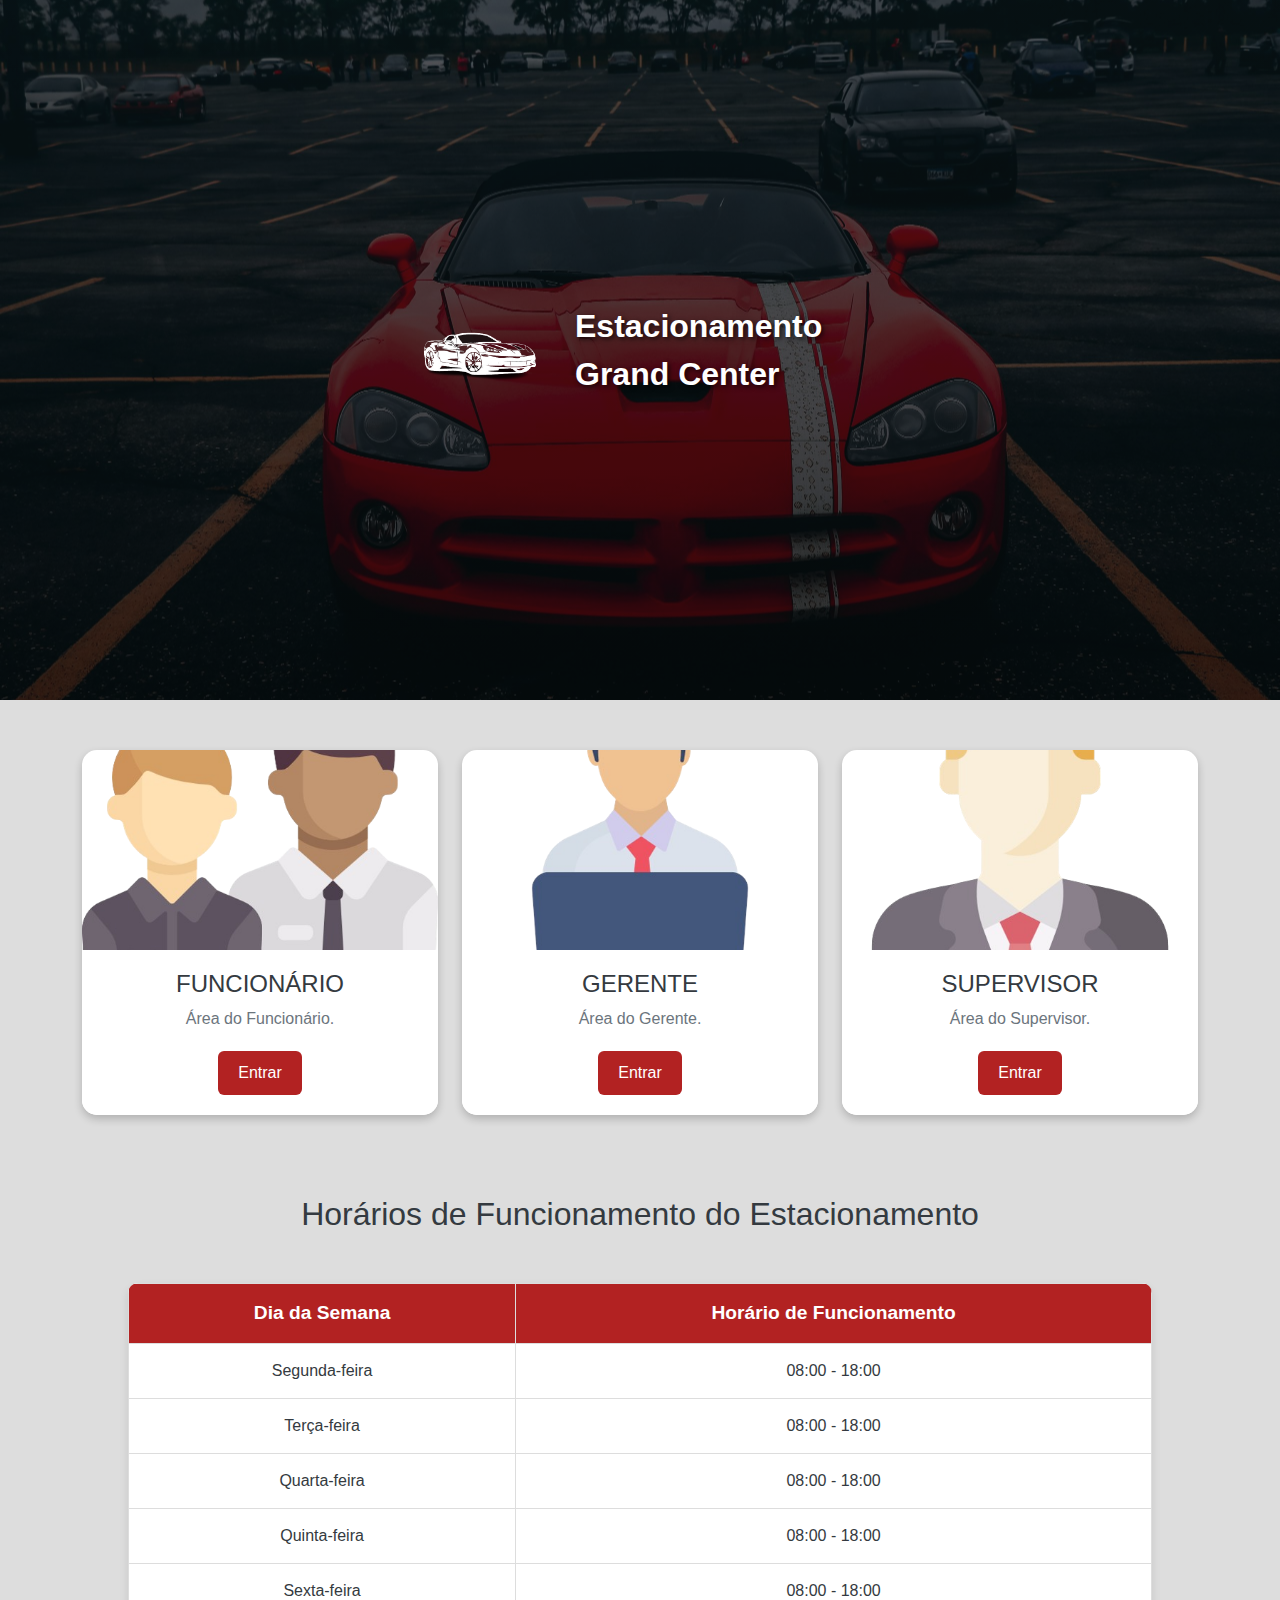
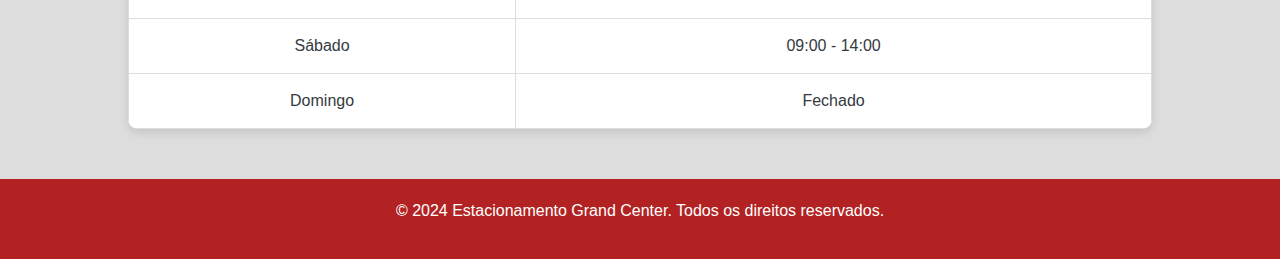
<file: index.html>
<!doctype html>
<html lang="pt-BR">

<head>
    <meta charset="utf-8">
    <meta name="viewport" content="width=device-width, initial-scale=1">
    <title>Estacionamento Grand Center</title>
    <link href="https://cdn.jsdelivr.net/npm/bootstrap@5.3.3/dist/css/bootstrap.min.css" rel="stylesheet" integrity="sha384-QWTKZyjpPEjISv5WaRU9OFeRpok6YctnYmDr5pNlyT2bRjXh0JMhjY6hW+ALEwIH" crossorigin="anonymous">
    <style>
        body {
            margin: 0;
            padding: 0;
            font-family: 'Arial', sans-serif;
            background-color: #ddd;
        }

        .banner-container {
            position: relative;
            width: 100%;
            height: 700px;
            margin-bottom: 50px;
            display: flex;
            align-items: center;
            justify-content: center;
            padding: 0 20px;
            background-color: #2c3e50;
            color: white;
        }

        .banner {
            width: 100%;
            height: 100%;
            object-fit: cover;
            position: absolute;
            top: 0;
            left: 0;
            z-index: 0;
            opacity: 0.7;
        }

        .overlay {
            position: absolute;
            top: 0;
            left: 0;
            width: 100%;
            height: 100%;
            background: linear-gradient(rgba(0, 0, 0, 0.5), rgba(0, 0, 0, 0.7));
            z-index: 1;
        }

        .logo-container {
            display: flex;
            align-items: center;
            position: relative;
            z-index: 2;
        }

        .navbar-brand {
            width: 150px;
            margin-right: 20px;
        }

        .nome {
            width: 300px;
            font-size: 2rem;
            font-weight: bold;
            text-shadow: 2px 2px 5px rgba(0, 0, 0, 0.7);
        }

        .card {
            border: none;
            border-radius: 15px;
            box-shadow: 0 4px 8px rgba(0, 0, 0, 0.2);
            transition: box-shadow 0.3s ease;
            margin-bottom: 30px;
            overflow: hidden;
        }

        .card:hover {
            box-shadow: 0 6px 12px rgba(0, 0, 0, 0.3);
        }

        .card-img-top {
            height: 200px;
            object-fit: cover;
        }

        .card-body {
            background-color: #ffffff;
            padding: 20px;
            text-align: center;
        }

        .card-title {
            font-size: 1.5rem;
            color: #343a40;
        }

        .card-text {
            color: #6c757d;
            margin-bottom: 20px;
        }

        .btn-primary {
            background-color: #B22222;
            border: none;
            padding: 10px 20px;
            font-size: 1rem;
        }

        .btn-primary:hover {
            background-color: #a11d1d;
        }

        h2 {
            margin-top: 50px;
            text-align: center;
            margin: 50px 0;
            color: #343a40;
            font-size: 2rem;
        }

        .table-container {
            margin-top: 50px;
            display: flex;
            justify-content: center;
            margin: 30px 0;
        }

        table {
            width: 80%;
            border-collapse: collapse;
            background-color: #ffffff;
            border-radius: 10px;
            overflow: hidden;
            box-shadow: 0 4px 8px rgba(0, 0, 0, 0.1);
        }

        th, td {
            padding: 15px;
            border: 1px solid #ddd;
            text-align: center;
        }

        th {
            background-color: #B22222;
            color: #ffffff;
            font-size: 1.2rem;
        }

        td {
            font-size: 1rem;
            color: #343a40;
        }

        footer {
            margin-top: 50px;
            background-color: #B22222;
            color: white;
            text-align: center;
            padding: 20px;
            font-size: 1rem;
        }
    </style>
</head>

<body>
    <!--BANNER-->
    <div class="banner-container">
        <img src="imagens/estacionamento.jpg" alt="Imagem de um estacionamento" class="banner">
        <div class="overlay"></div>
        <div class="logo-container">
            <img src="imagens/logoverdadeira.png" alt="Logo" class="navbar-brand">
            <div class="nome">Estacionamento Grand Center</div>
        </div>
    </div>

    <!--BOTOES-->
    <div class="container">
        <div class="row justify-content-center">
            <div class="col-md-4">
                <div class="card">
                    <img src="imagens/logo funcionrio3.png" class="card-img-top" alt="Imagem do Card">
                    <div class="card-body">
                        <h5 class="card-title">FUNCIONÁRIO</h5>
                        <p class="card-text">Área do Funcionário.</p>
                        <a href="pagina_funcionario.html" class="btn btn-primary">Entrar</a>
                    </div>
                </div>
            </div>
            <div class="col-md-4">
                <div class="card">
                    <img src="imagens/logo gerente.png" class="card-img-top" alt="Imagem do Card">
                    <div class="card-body">
                        <h5 class="card-title">GERENTE</h5>
                        <p class="card-text">Área do Gerente.</p>
                        <a href="pagina_gerente.html" class="btn btn-primary">Entrar</a>
                    </div>
                </div>
            </div>
            <div class="col-md-4">
                <div class="card">
                    <img src="imagens/log gerente.png" class="card-img-top" alt="Imagem do Card">
                    <div class="card-body">
                        <h5 class="card-title">SUPERVISOR</h5>
                        <p class="card-text">Área do Supervisor.</p>
                        <a href="pagina_supervisor.html" class="btn btn-primary">Entrar</a>
                    </div>
                </div>
            </div>
        </div>
    </div>

    <!--TABELA-->
    <h2>Horários de Funcionamento do Estacionamento</h2>
    <div class="table-container">
        <table>
            <tr>
                <th>Dia da Semana</th>
                <th>Horário de Funcionamento</th>
            </tr>
            <tr>
                <td>Segunda-feira</td>
                <td>08:00 - 18:00</td>
            </tr>
            <tr>
                <td>Terça-feira</td>
                <td>08:00 - 18:00</td>
            </tr>
            <tr>
                <td>Quarta-feira</td>
                <td>08:00 - 18:00</td>
            </tr>
            <tr>
                <td>Quinta-feira</td>
                <td>08:00 - 18:00</td>
            </tr>
            <tr>
                <td>Sexta-feira</td>
                <td>08:00 - 18:00</td>
            </tr>
            <tr>
                <td>Sábado</td>
                <td>09:00 - 14:00</td>
            </tr>
            <tr>
                <td>Domingo</td>
                <td>Fechado</td>
            </tr>
        </table>
    </div>

    <!--FOOTER-->
    <footer>
        <p>&copy; 2024 Estacionamento Grand Center. Todos os direitos reservados.</p>
    </footer>

    <script src="https://cdn.jsdelivr.net/npm/bootstrap@5.3.3/dist/js/bootstrap.bundle.min.js" integrity="sha384-YvpcrYf0tY3lHB60NNkmXc5s9fDVZLESaAA55NDzOxhy9GkcIdslK1eN7N6jIeHz" crossorigin="anonymous"></script>
</body>

</html>
</file>
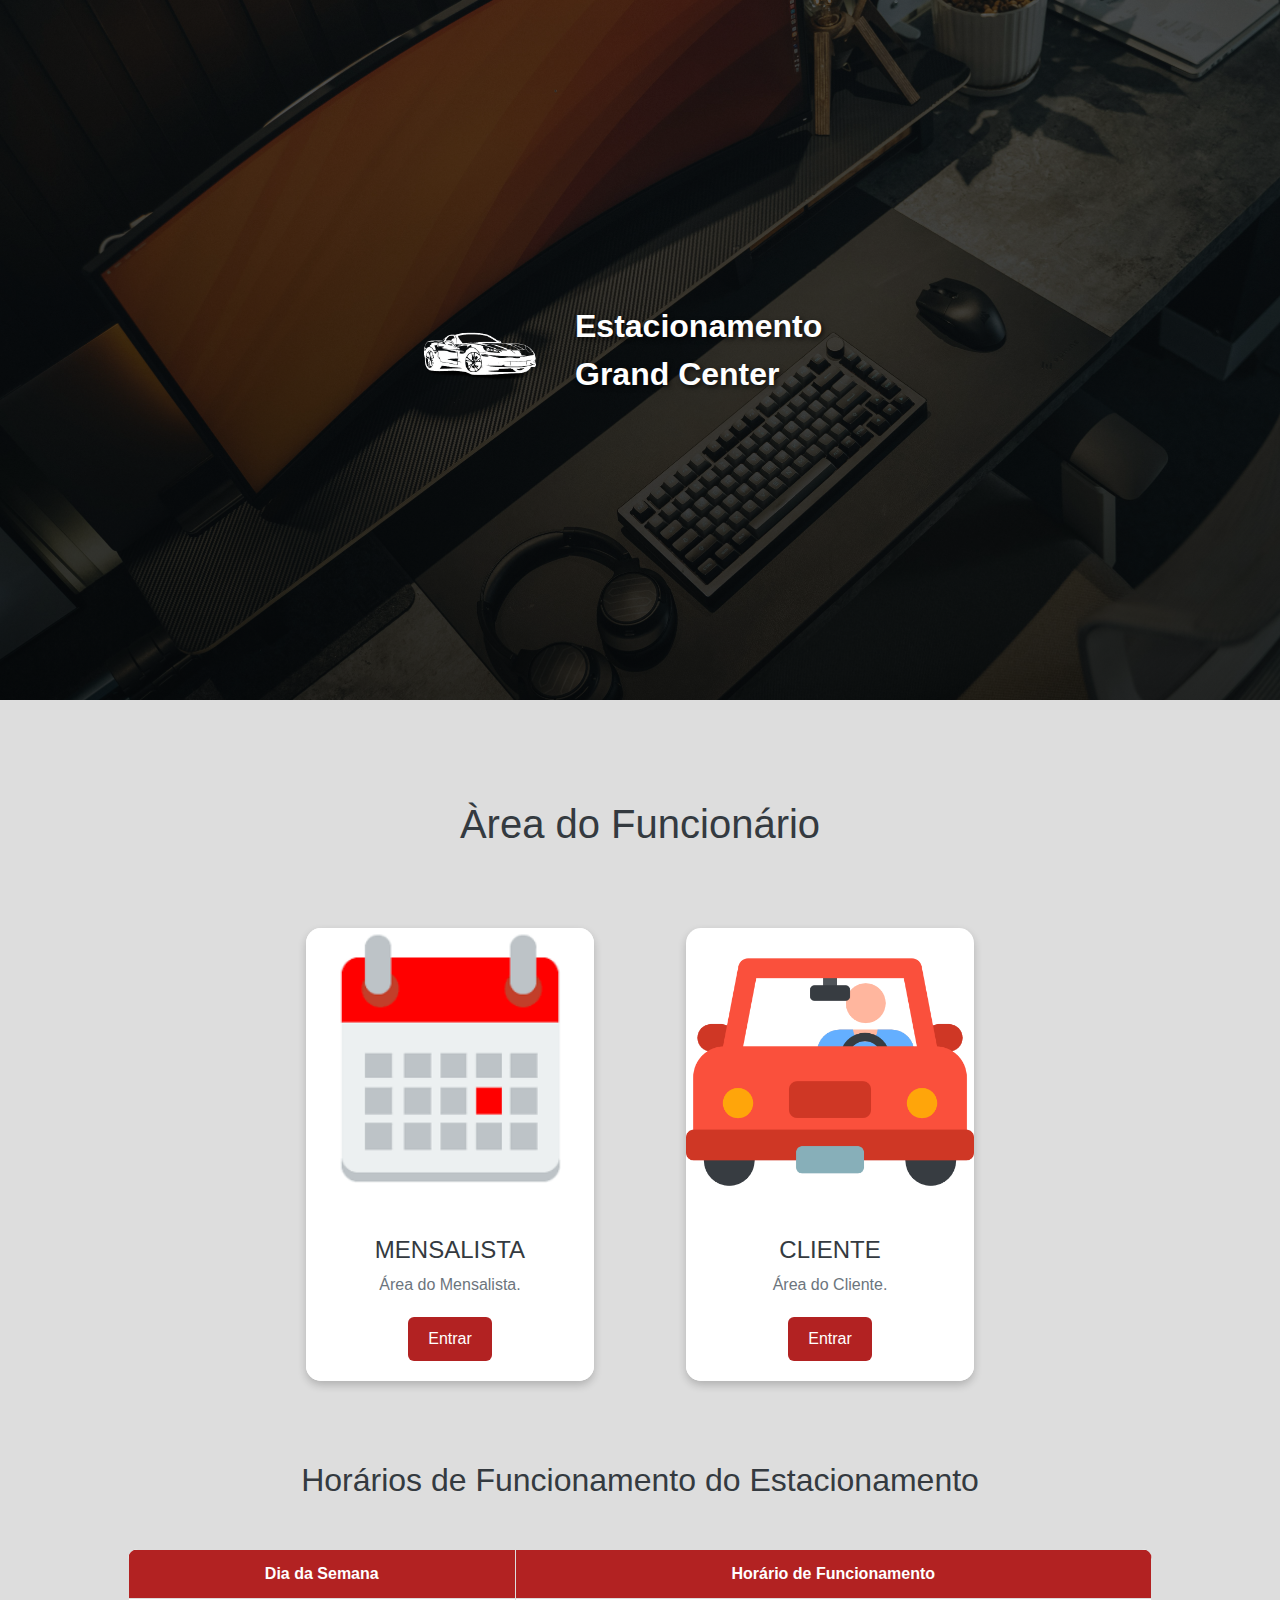
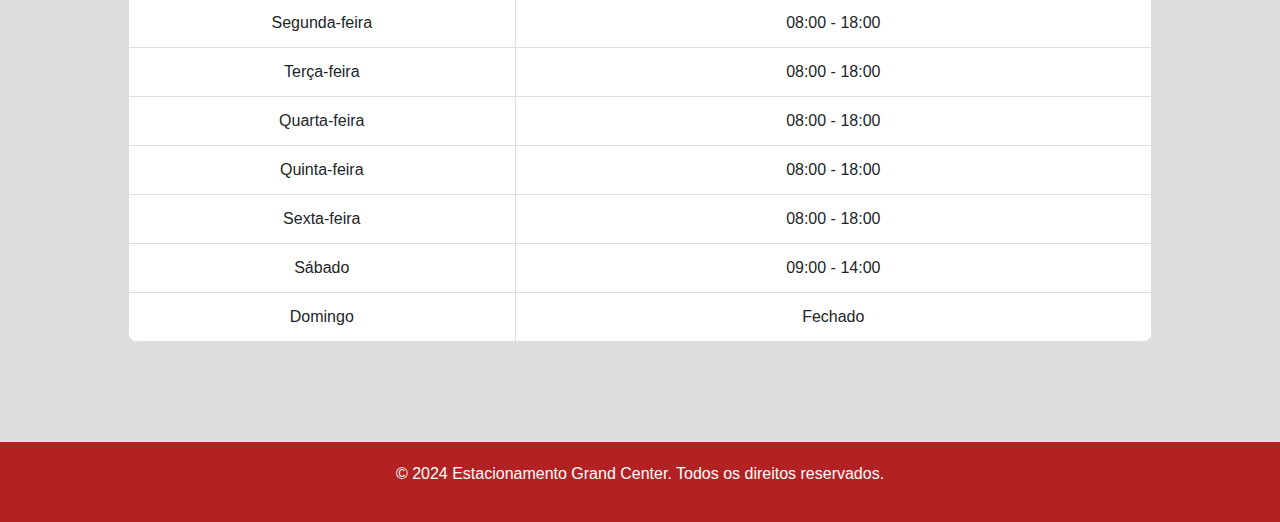
<file: pagina_funcionario.html>
<!doctype html>
<html lang="en">
<head>
    <meta charset="utf-8">
    <meta name="viewport" content="width=device-width, initial-scale=1">
    <title>Estacionamento Grand Center</title>
    <link href="https://cdn.jsdelivr.net/npm/bootstrap@5.3.3/dist/css/bootstrap.min.css" rel="stylesheet" integrity="sha384-QWTKZyjpPEjISv5WaRU9OFeRpok6YctnYmDr5pNlyT2bRjXh0JMhjY6hW+ALEwIH" crossorigin="anonymous">
    <style>
        body {
            margin: 0;
            padding: 0;
            font-family: 'Arial', sans-serif;
            background-color: #ddd;
        }

        .banner-container {
            position: relative;
            width: 100%;
            height: 700px;
            margin-bottom: 50px;
            display: flex;
            align-items: center;
            justify-content: center;
            padding: 0 20px;
            background-color: #2c3e50;
            color: white;
        }

        .banner {
            width: 100%;
            height: 100%;
            object-fit: cover;
            position: absolute;
            top: 0;
            left: 0;
            z-index: 0;
            opacity: 0.7;
        }

        .overlay {
            position: absolute;
            top: 0;
            left: 0;
            width: 100%;
            height: 100%;
            background: linear-gradient(rgba(0, 0, 0, 0.5), rgba(0, 0, 0, 0.7));
            z-index: 1;
        }

        .logo-container {
            display: flex;
            align-items: center;
            position: relative;
            z-index: 2;
        }

        .navbar-brand {
            width: 150px;
            margin-right: 20px;
        }

        .nome {
            width: 300px;
            font-size: 2rem;
            font-weight: bold;
            text-shadow: 2px 2px 5px rgba(0, 0, 0, 0.7);
        }

        h1{
            text-align: center;
            color: #343a40;
            margin-top: 100px;
            margin-bottom: 80px;
        }

        .card {
            border: none;
            border-radius: 15px;
            box-shadow: 0 4px 8px rgba(0, 0, 0, 0.2);
            transition: box-shadow 0.3s ease;
            margin-bottom: 30px;
            overflow: hidden;
        }

        .card:hover {
            box-shadow: 0 6px 12px rgba(0, 0, 0, 0.3);
        }

        .card-body {
            background-color: #ffffff;
            padding: 20px;
            text-align: center;
        }

        .card-title {
            font-size: 1.5rem;
            color: #343a40;
        }

        .card-text {
            color: #6c757d;
            margin-bottom: 20px;
        }

        .btn-primary {
            background-color: #B22222;
            border: none;
            padding: 10px 20px;
            font-size: 1rem;
        }

        .btn-primary:hover {
            background-color: #a11d1d;
        }

        h2 {
            margin-top: 100px;
            text-align: center;
            margin: 50px 0;
            color: #343a40;
        }

        .table-container {
            margin-top: 100px;
            display: flex;
            justify-content: center;
            margin: 30px 0;
        }

        table {
            width: 80%;
            border-collapse: collapse;
            background-color: #ffffff;
            border-radius: 10px;
            overflow: hidden;
        }

        th, td {
            padding: 12px;
            border: 1px solid #ddd;
            text-align: center;
        }

        th {
            background-color: #B22222;
            color: #ffffff;
        }

        footer {
            margin-top: 100px;
            background-color: #B22222;
            color: white;
            text-align: center;
            padding: 20px;
            width: 100%;
        }
    </style>
</head>
<body>
    <!--BANNER-->
    <div class="banner-container">
        <img src="imagens/fundofuncionario.jpg" alt="Imagem de um estacionamento" class="banner">
        <div class="overlay"></div>
        <div class="logo-container">
            <img src="imagens/logoverdadeira.png" alt="Logo" class="navbar-brand">
            <div class="nome">Estacionamento Grand Center</div>
        </div>
    </div>

    <h1>Àrea do Funcionário</h1>

    <!--BOTOES-->
    <div class="container">
        <div class="row justify-content-center">
            <div class="col-md-4 d-flex justify-content-center">
                <div class="card" style="width: 18rem;">
                    <img src="imagens/mensalista.png" class="card-img-top" alt="Imagem do Card">
                    <div class="card-body">
                        <h5 class="card-title">MENSALISTA</h5>
                        <p class="card-text">Área do Mensalista.</p>
                        <!-- Botão com link para a página do Funcionário -->
                        <a href="php/ControllerMensalista.php" class="btn btn-primary">Entrar</a>
                    </div>
                </div>
            </div>
            <div class="col-md-4 d-flex justify-content-center">
                <div class="card" style="width: 18rem;">
                    <img src="imagens/cliente.png" class="card-img-top" alt="Imagem do Card">
                    <div class="card-body">
                        <h5 class="card-title">CLIENTE</h5>
                        <p class="card-text">Área do Cliente.</p>
                        <!-- Botão com link para a página do Gerente -->
                        <a href="php/ControllerControle.php" class="btn btn-primary">Entrar</a>
                    </div>
                </div>
            </div>
        </div>
    </div>

    <!--TABELA-->
    <h2>Horários de Funcionamento do Estacionamento</h2>
    <div class="table-container">
        <table>
            <tr>
                <th>Dia da Semana</th>
                <th>Horário de Funcionamento</th>
            </tr>
            <tr>
                <td>Segunda-feira</td>
                <td>08:00 - 18:00</td>
            </tr>
            <tr>
                <td>Terça-feira</td>
                <td>08:00 - 18:00</td>
            </tr>
            <tr>
                <td>Quarta-feira</td>
                <td>08:00 - 18:00</td>
            </tr>
            <tr>
                <td>Quinta-feira</td>
                <td>08:00 - 18:00</td>
            </tr>
            <tr>
                <td>Sexta-feira</td>
                <td>08:00 - 18:00</td>
            </tr>
            <tr>
                <td>Sábado</td>
                <td>09:00 - 14:00</td>
            </tr>
            <tr>
                <td>Domingo</td>
                <td>Fechado</td>
            </tr>
        </table>
    </div>

    <!--FOOTER-->
    <footer>
        <p>&copy; 2024 Estacionamento Grand Center. Todos os direitos reservados.</p>
    </footer>

    <script src="https://cdn.jsdelivr.net/npm/bootstrap@5.3.3/dist/js/bootstrap.bundle.min.js" integrity="sha384-YvpcrYf0tY3lHB60NNkmXc5s9fDVZLESaAA55NDzOxhy9GkcIdslK1eN7N6jIeHz" crossorigin="anonymous"></script>
</body>
</html>
</file>
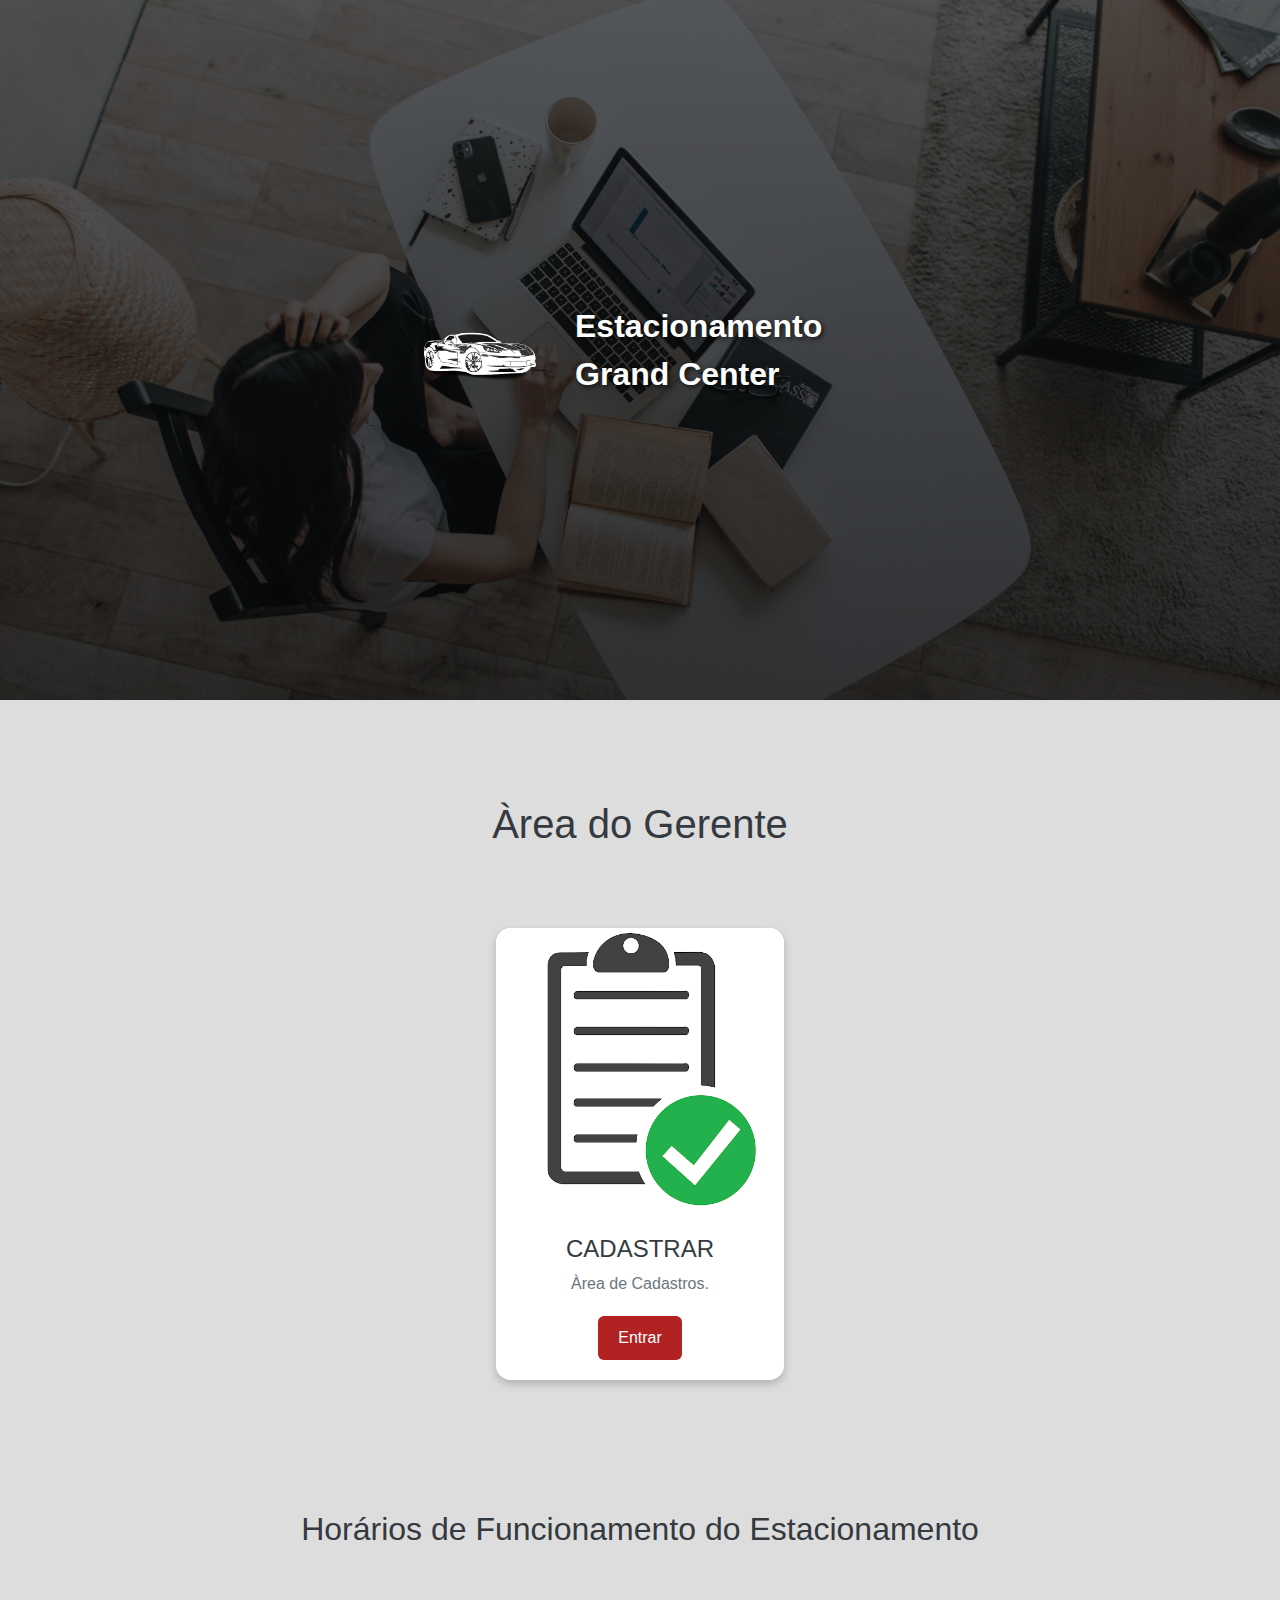
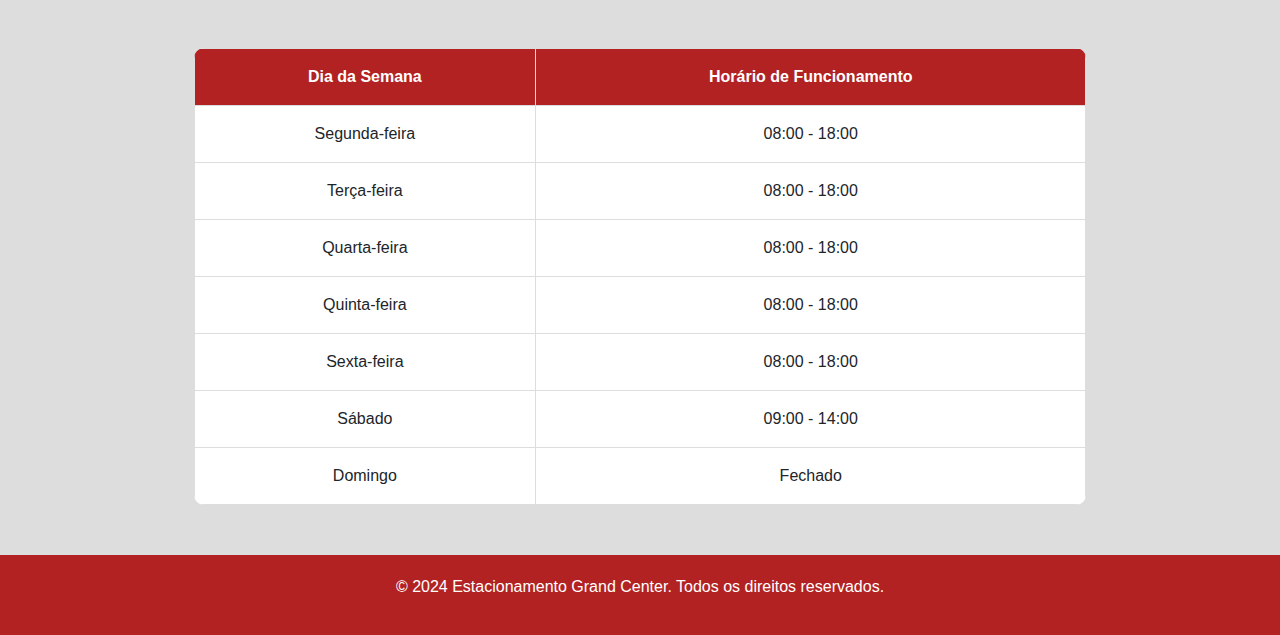
<file: pagina_gerente.html>
<!doctype html>
<html lang="en">
<head>
    <meta charset="utf-8">
    <meta name="viewport" content="width=device-width, initial-scale=1">
    <title>Estacionamento Grand Center</title>
    <link href="https://cdn.jsdelivr.net/npm/bootstrap@5.3.3/dist/css/bootstrap.min.css" rel="stylesheet" integrity="sha384-QWTKZyjpPEjISv5WaRU9OFeRpok6YctnYmDr5pNlyT2bRjXh0JMhjY6hW+ALEwIH" crossorigin="anonymous">
    <style>
      body {
            margin: 0;
            padding: 0;
            font-family: 'Arial', sans-serif;
            background-color: #ddd;
        }

        .banner-container {
            position: relative;
            width: 100%;
            height: 700px;
            margin-bottom: 50px;
            display: flex;
            justify-content: center;
            padding: 0 20px;
            background-color: #2c3e50;
            color: white;
        }

        .banner {
            width: 100%;
            height: 100%;
            object-fit: cover;
            position: absolute;
            top: 0;
            left: 0;
            z-index: 0;
            opacity: 0.7;
        }

        .overlay {
            position: absolute;
            top: 0;
            left: 0;
            width: 100%;
            height: 100%;
            background: linear-gradient(rgba(0, 0, 0, 0.5), rgba(0, 0, 0, 0.7));
            z-index: 1;
        }

        .logo-container {
            display: flex;
            align-items: center;
            position: relative;
            z-index: 2;
        }

        .navbar-brand {
            width: 150px;
            margin-right: 20px;
        }

        .nome {
            width: 300px;
            font-size: 2rem;
            font-weight: bold;
            text-shadow: 2px 2px 5px rgba(0, 0, 0, 0.7);
        }

        h1{
            text-align: center;
            color: #343a40;
            margin-top: 100px;
            margin-bottom: 80px;
        }

        .card {
            border: none;
            border-radius: 15px;
            box-shadow: 0 4px 8px rgba(0, 0, 0, 0.2);
            transition: box-shadow 0.3s ease;
            margin-bottom: 30px;
            overflow: hidden;
        }

        .card:hover {
            box-shadow: 0 6px 12px rgba(0, 0, 0, 0.3);
        }

        .card-body {
            background-color: #ffffff;
            padding: 20px;
            text-align: center;
        }

        .card-title {
            font-size: 1.5rem;
            color: #343a40;
        }

        .card-text {
            color: #6c757d;
            margin-bottom: 20px;
        }

        .btn-primary {
            background-color: #B22222;
            border: none;
            padding: 10px 20px;
            font-size: 1rem;
        }

        .btn-primary:hover {
            background-color: #a11d1d;
        }


        h2 {
            margin: 100px 0;
            text-align: center;
            color: #343a40;
        }

        .table-container {
            display: flex;
            justify-content: center;
            margin: 50px 0; /* Aumenta o espaçamento em volta da tabela */
        }

        table {
            width: 80%;
            border-collapse: collapse;
            background-color: #ffffff;
            border-radius: 10px;
            overflow: hidden;
        }

        th, td {
            padding: 16px; /* Aumenta o padding das células da tabela */
            border: 1px solid #ddd;
            text-align: center;
        }

        th {
            background-color: #B22222;
            color: #ffffff;
        }

        footer {
            background-color: #B22222;
            color: white;
            text-align: center;
            padding: 20px;
            width: 100%;
            position: relative; /* Alinha o footer na parte inferior */
            margin-top: auto; /* Garante que o footer esteja no fundo da página */
        }

        btn  btn-primary{
            background-color: red;
        }
    </style>
</head>
<body>
    <!--BANNER-->
    
    <div class="banner-container">
        <img src="imagens/fundo gerente (2).jpg" alt="Imagem de um estacionamento" class="banner">
        <div class="overlay"></div>
        <div class="logo-container">
            <img src="imagens/logoverdadeira.png" alt="Logo" class="navbar-brand">
            <div class="nome">Estacionamento Grand Center</div>
        </div>
    </div>

    <h1>Àrea do Gerente</h1>

    <!--BOTOES-->
    <div class="container">
        <div class="row justify-content-center">
            <div class="col-md-4 d-flex justify-content-center">
                <div class="card" style="width: 18rem;">
                    <img src="imagens/cadastro.png" class="card-img-top" alt="Imagem do Card">
                    <div class="card-body">
                        <h5 class="card-title">CADASTRAR</h5>
                        <p class="card-text">Àrea de Cadastros.</p>
                        <!-- Botão com link para a página do Funcionário -->
                        <a href="php/ControllerFuncionario.php" class="btn btn-primary">Entrar</a>
                    </div>
                </div>
            </div>
        </div>

        <!-- TABELA -->
        <h2>Horários de Funcionamento do Estacionamento</h2>
        <div class="table-container">
            <table>
                <tr>
                    <th>Dia da Semana</th>
                    <th>Horário de Funcionamento</th>
                </tr>
                <tr>
                    <td>Segunda-feira</td>
                    <td>08:00 - 18:00</td>
                </tr>
                <tr>
                    <td>Terça-feira</td>
                    <td>08:00 - 18:00</td>
                </tr>
                <tr>
                    <td>Quarta-feira</td>
                    <td>08:00 - 18:00</td>
                </tr>
                <tr>
                    <td>Quinta-feira</td>
                    <td>08:00 - 18:00</td>
                </tr>
                <tr>
                    <td>Sexta-feira</td>
                    <td>08:00 - 18:00</td>
                </tr>
                <tr>
                    <td>Sábado</td>
                    <td>09:00 - 14:00</td>
                </tr>
                <tr>
                    <td>Domingo</td>
                    <td>Fechado</td>
                </tr>
            </table>
        </div>
    </div>

    <!-- FOOTER -->
    <footer>
        <p>&copy; 2024 Estacionamento Grand Center. Todos os direitos reservados.</p>
    </footer>

    <script src="https://cdn.jsdelivr.net/npm/bootstrap@5.3.3/dist/js/bootstrap.bundle.min.js" integrity="sha384-YvpcrYf0tY3lHB60NNkmXc5s9fDVZLESaAA55NDzOxhy9GkcIdslK1eN7N6jIeHz" crossorigin="anonymous"></script>
</body>
</html>
</file>
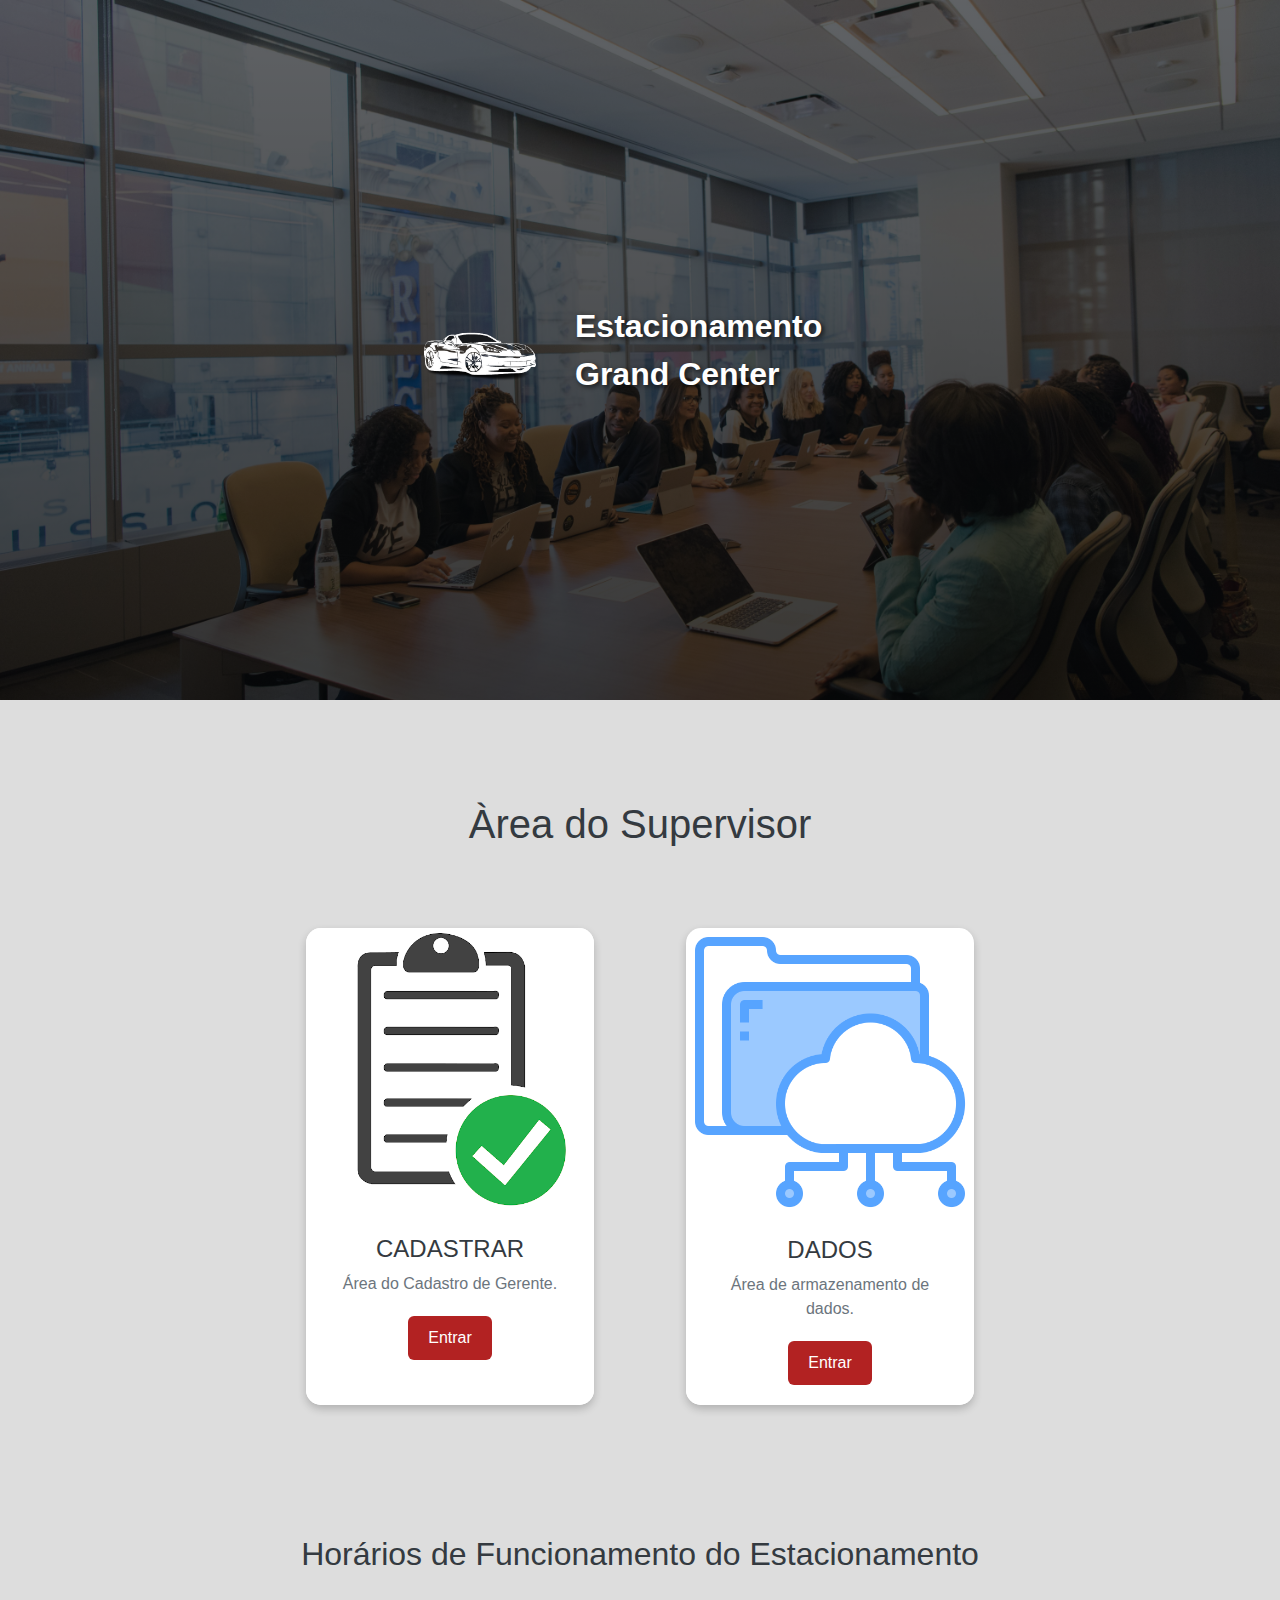
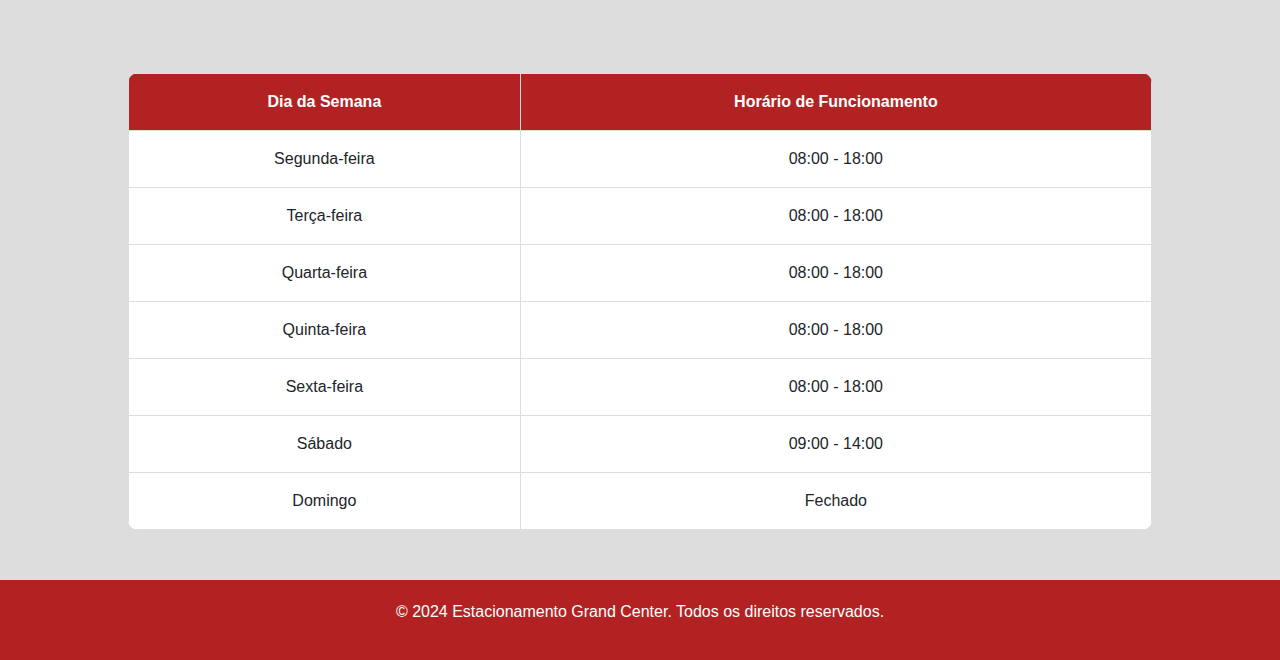
<file: pagina_supervisor.html>
<!doctype html>
<html lang="en">
  <head>
    <meta charset="utf-8">
    <meta name="viewport" content="width=device-width, initial-scale=1">
    <title>Bootstrap demo</title>
    <link href="https://cdn.jsdelivr.net/npm/bootstrap@5.3.3/dist/css/bootstrap.min.css" rel="stylesheet" integrity="sha384-QWTKZyjpPEjISv5WaRU9OFeRpok6YctnYmDr5pNlyT2bRjXh0JMhjY6hW+ALEwIH" crossorigin="anonymous">
  </head>
  <body>
    
    <style>
       body {
            margin: 0;
            padding: 0;
            font-family: 'Arial', sans-serif;
            background-color: #ddd;
        }

        .banner-container {
            position: relative;
            width: 100%;
            height: 700px;
            margin-bottom: 50px;
            display: flex;
            justify-content: center;
            padding: 0 20px;
            background-color: #2c3e50;
            color: white;
        }

        .banner {
            width: 100%;
            height: 100%;
            object-fit: cover;
            position: absolute;
            top: 0;
            left: 0;
            z-index: 0;
            opacity: 0.7;
        }

        .overlay {
            position: absolute;
            top: 0;
            left: 0;
            width: 100%;
            height: 100%;
            background: linear-gradient(rgba(0, 0, 0, 0.5), rgba(0, 0, 0, 0.7));
            z-index: 1;
        }

        .logo-container {
            display: flex;
            align-items: center;
            position: relative;
            z-index: 2;
        }

        .navbar-brand {
            width: 150px;
            margin-right: 20px;
        }

        .nome {
            width: 300px;
            font-size: 2rem;
            font-weight: bold;
            text-shadow: 2px 2px 5px rgba(0, 0, 0, 0.7);
        }

        h1{
            text-align: center;
            color: #343a40;
            margin-top: 100px;
            margin-bottom: 80px;
        }

        .card {
            border: none;
            border-radius: 15px;
            box-shadow: 0 4px 8px rgba(0, 0, 0, 0.2);
            transition: box-shadow 0.3s ease;
            margin-bottom: 30px;
            overflow: hidden;
        }

        .card:hover {
            box-shadow: 0 6px 12px rgba(0, 0, 0, 0.3);
        }

        .card-body {
            background-color: #ffffff;
            padding: 20px;
            text-align: center;
        }

        .card-title {
            font-size: 1.5rem;
            color: #343a40;
        }

        .card-text {
            color: #6c757d;
            margin-bottom: 20px;
        }

        .btn-primary {
            background-color: #B22222;
            border: none;
            padding: 10px 20px;
            font-size: 1rem;
        }

        .btn-primary:hover {
            background-color: #a11d1d;
        }


        h2 {
            margin: 100px 0;
            text-align: center;
            color: #343a40;
        }

        .table-container {
            display: flex;
            justify-content: center;
            margin: 50px 0; /* Aumenta o espaçamento em volta da tabela */
        }

        table {
            width: 80%;
            border-collapse: collapse;
            background-color: #ffffff;
            border-radius: 10px;
            overflow: hidden;
        }

        th, td {
            padding: 16px; /* Aumenta o padding das células da tabela */
            border: 1px solid #ddd;
            text-align: center;
        }

        th {
            background-color: #B22222;
            color: #ffffff;
        }

        footer {
            background-color: #B22222;
            color: white;
            text-align: center;
            padding: 20px;
            width: 100%;
            position: relative; /* Alinha o footer na parte inferior */
            margin-top: auto; /* Garante que o footer esteja no fundo da página */
        }

        btn  btn-primary{
            background-color: red;
        }
    </style>
</head>
<body>
    <!--BANNER-->
    
    <div class="banner-container">
        <img src="imagens/fundo supervisor.jpg" alt="Imagem de um estacionamento" class="banner">
        <div class="overlay"></div>
        <div class="logo-container">
            <img src="imagens/logoverdadeira.png" alt="Logo" class="navbar-brand">
            <div class="nome">Estacionamento Grand Center</div>
        </div>
    </div>

    <h1>Àrea do Supervisor</h1>

    <!--BOTOES-->
    <div class="container">
        <div class="row justify-content-center">
            <div class="col-md-4 d-flex justify-content-center">
                <div class="card" style="width: 18rem;">
                    <img src="imagens/cadastro.png" class="card-img-top" alt="Imagem do Card">
                    <div class="card-body">
                        <h5 class="card-title">CADASTRAR</h5>
                        <p class="card-text">Área do Cadastro de Gerente.</p>
                        <!-- Botão com link para a página do Funcionário -->
                        <a href="php/ControllerSupervisor.php" class="btn btn-primary">Entrar</a>
                    </div>
                </div>
            </div>
            <div class="col-md-4 d-flex justify-content-center">
                <div class="card" style="width: 18rem;">
                    <img src="imagens/armazenamento.png" class="card-img-top" alt="Imagem do Card">
                    <div class="card-body">
                        <h5 class="card-title">DADOS</h5>
                        <p class="card-text">Área de armazenamento de dados.</p>
                        <!-- Botão com link para a página do Gerente -->
                        <a href="todos.html" class="btn btn-primary">Entrar</a>
                    </div>
                </div>
            </div>
        </div>
    </div>

      <!--TABELA-->
      <h2>Horários de Funcionamento do Estacionamento</h2>
      <div class="table-container">
          <table>
              <tr>
                  <th>Dia da Semana</th>
                  <th>Horário de Funcionamento</th>
              </tr>
              <tr>
                  <td>Segunda-feira</td>
                  <td>08:00 - 18:00</td>
              </tr>
              <tr>
                  <td>Terça-feira</td>
                  <td>08:00 - 18:00</td>
              </tr>
              <tr>
                  <td>Quarta-feira</td>
                  <td>08:00 - 18:00</td>
              </tr>
              <tr>
                  <td>Quinta-feira</td>
                  <td>08:00 - 18:00</td>
              </tr>
              <tr>
                  <td>Sexta-feira</td>
                  <td>08:00 - 18:00</td>
              </tr>
              <tr>
                  <td>Sábado</td>
                  <td>09:00 - 14:00</td>
              </tr>
              <tr>
                  <td>Domingo</td>
                  <td>Fechado</td>
              </tr>
          </table>
      </div>
  
      <!--FOOTER-->
      <footer>
          <p>&copy; 2024 Estacionamento Grand Center. Todos os direitos reservados.</p>
      </footer>

    <script src="https://cdn.jsdelivr.net/npm/bootstrap@5.3.3/dist/js/bootstrap.bundle.min.js" integrity="sha384-YvpcrYf0tY3lHB60NNkmXc5s9fDVZLESaAA55NDzOxhy9GkcIdslK1eN7N6jIeHz" crossorigin="anonymous"></script>
  </body>
</html>
</file>
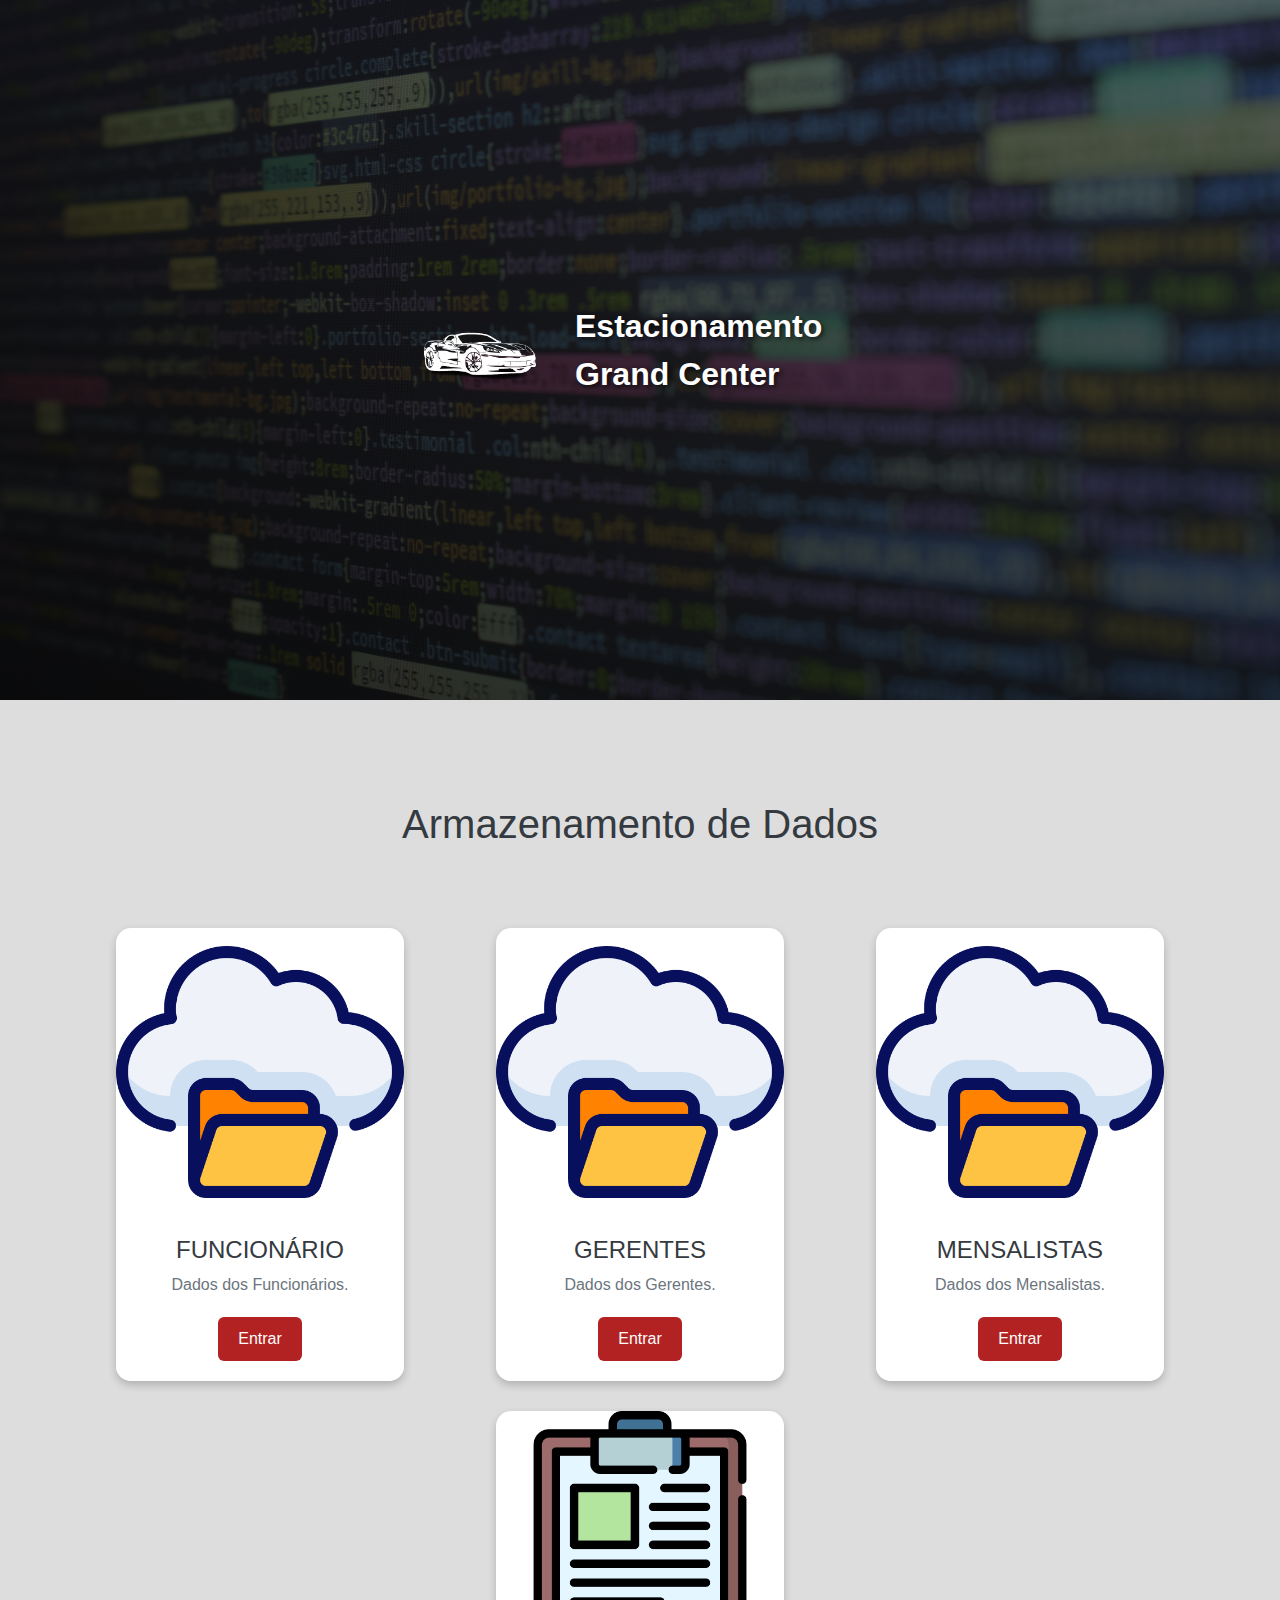
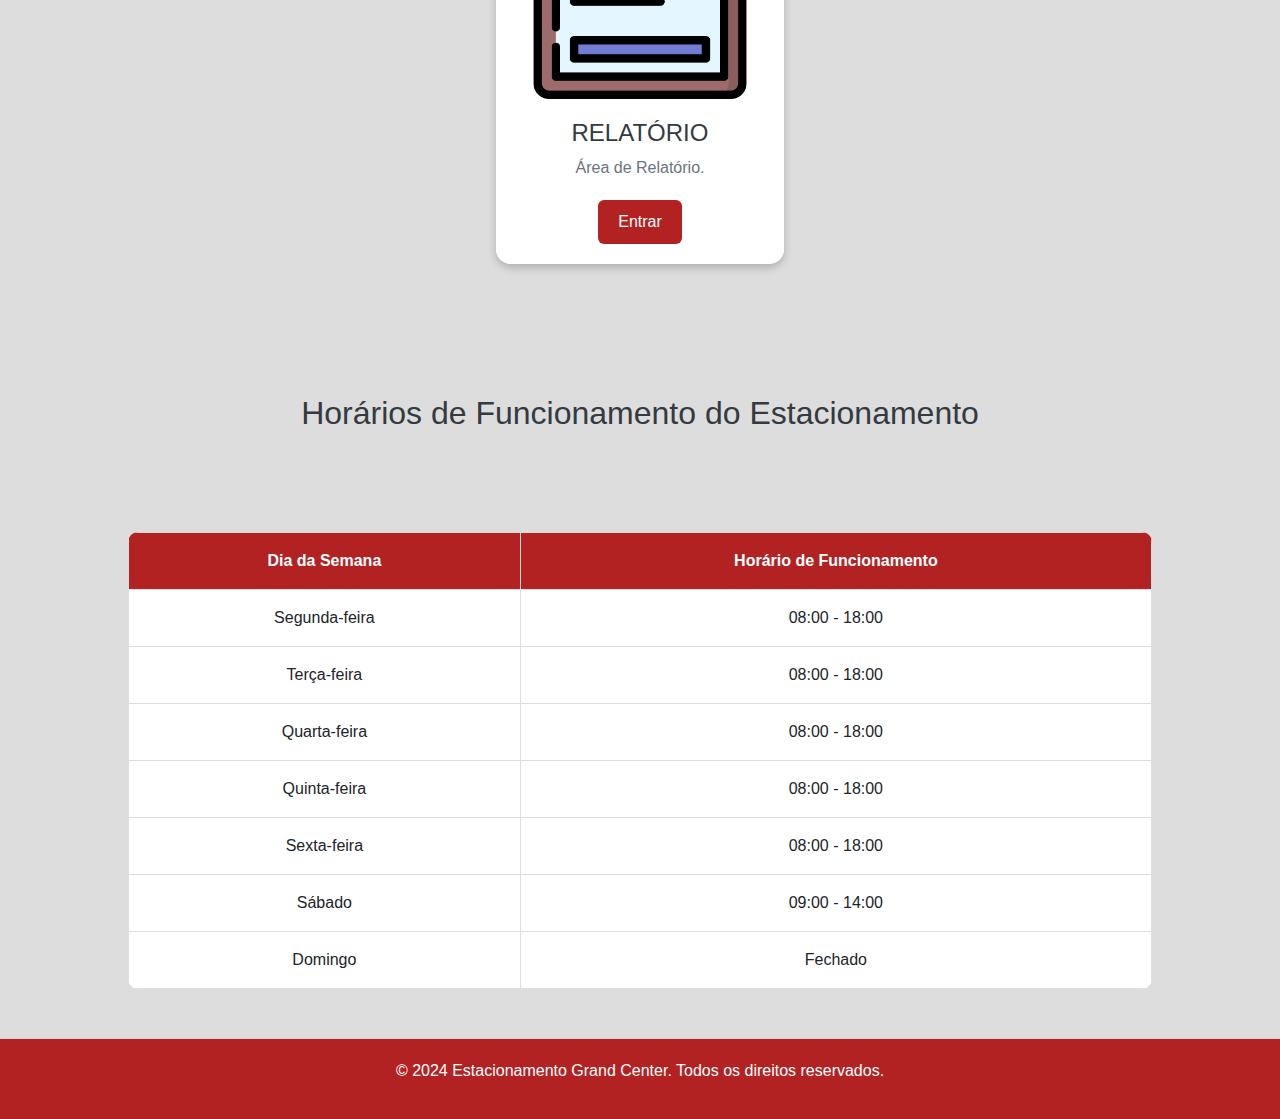
<file: todos.html>
<!doctype html>
<html lang="en">
  <head>
    <meta charset="utf-8">
    <meta name="viewport" content="width=device-width, initial-scale=1">
    <title>Bootstrap demo</title>
    <link href="https://cdn.jsdelivr.net/npm/bootstrap@5.3.3/dist/css/bootstrap.min.css" rel="stylesheet" integrity="sha384-QWTKZyjpPEjISv5WaRU9OFeRpok6YctnYmDr5pNlyT2bRjXh0JMhjY6hW+ALEwIH" crossorigin="anonymous">
  </head>
  <body>
    
    <style>
       body {
            margin: 0;
            padding: 0;
            font-family: 'Arial', sans-serif;
            background-color: #ddd;
        }

        .banner-container {
            position: relative;
            width: 100%;
            height: 700px;
            margin-bottom: 50px;
            display: flex;
            justify-content: center;
            padding: 0 20px;
            background-color: #2c3e50;
            color: white;
        }

        .banner {
            width: 100%;
            height: 100%;
            object-fit: cover;
            position: absolute;
            top: 0;
            left: 0;
            z-index: 0;
            opacity: 0.7;
        }

        .overlay {
            position: absolute;
            top: 0;
            left: 0;
            width: 100%;
            height: 100%;
            background: linear-gradient(rgba(0, 0, 0, 0.5), rgba(0, 0, 0, 0.7));
            z-index: 1;
        }

        .logo-container {
            display: flex;
            align-items: center;
            position: relative;
            z-index: 2;
        }

        .navbar-brand {
            width: 150px;
            margin-right: 20px;
        }

        .nome {
            width: 300px;
            font-size: 2rem;
            font-weight: bold;
            text-shadow: 2px 2px 5px rgba(0, 0, 0, 0.7);
        }

        h1{
            text-align: center;
            color: #343a40;
            margin-top: 100px;
            margin-bottom: 80px;
        }

        .card {
            border: none;
            border-radius: 15px;
            box-shadow: 0 4px 8px rgba(0, 0, 0, 0.2);
            transition: box-shadow 0.3s ease;
            margin-bottom: 30px;
            overflow: hidden;
        }

        .card:hover {
            box-shadow: 0 6px 12px rgba(0, 0, 0, 0.3);
        }

        .card-body {
            background-color: #ffffff;
            padding: 20px;
            text-align: center;
        }

        .card-title {
            font-size: 1.5rem;
            color: #343a40;
        }

        .card-text {
            color: #6c757d;
            margin-bottom: 20px;
        }

        .btn-primary {
            background-color: #B22222;
            border: none;
            padding: 10px 20px;
            font-size: 1rem;
        }

        .btn-primary:hover {
            background-color: #a11d1d;
        }


        h2 {
            margin: 100px 0;
            text-align: center;
            color: #343a40;
        }

        .table-container {
            display: flex;
            justify-content: center;
            margin: 50px 0; /* Aumenta o espaçamento em volta da tabela */
        }

        table {
            width: 80%;
            border-collapse: collapse;
            background-color: #ffffff;
            border-radius: 10px;
            overflow: hidden;
        }

        th, td {
            padding: 16px; /* Aumenta o padding das células da tabela */
            border: 1px solid #ddd;
            text-align: center;
        }

        th {
            background-color: #B22222;
            color: #ffffff;
        }

        footer {
            background-color: #B22222;
            color: white;
            text-align: center;
            padding: 20px;
            width: 100%;
            position: relative; /* Alinha o footer na parte inferior */
            margin-top: auto; /* Garante que o footer esteja no fundo da página */
        }

        btn  btn-primary{
            background-color: red;
        }
    </style>
</head>
<body>
    <!--BANNER-->
    
    <div class="banner-container">
        <img src="imagens/fundoDados.jpg" class="banner">
        <div class="overlay"></div>
        <div class="logo-container">
            <img src="imagens/logoverdadeira.png" alt="Logo" class="navbar-brand">
            <div class="nome">Estacionamento Grand Center</div>
        </div>
    </div>

    <h1>Armazenamento de Dados</h1>

    <!--BOTOES-->
    <div class="container">
        <div class="row justify-content-center">
            <div class="col-md-4 d-flex justify-content-center">
                <div class="card" style="width: 18rem;">
                    <img src="imagens/Dados.png" class="card-img-top" alt="Imagem do Card">
                    <div class="card-body">
                        <h5 class="card-title">FUNCIONÁRIO</h5>
                        <p class="card-text">Dados dos Funcionários.</p>
                        <!-- Botão com link para a página do Funcionário -->
                        <a href="php/ControllerFuncionario.php" class="btn btn-primary">Entrar</a>
                    </div>
                </div>
            </div>
            <div class="col-md-4 d-flex justify-content-center">
                <div class="card" style="width: 18rem;">
                    <img src="imagens/Dados.png" class="card-img-top" alt="Imagem do Card">
                    <div class="card-body">
                        <h5 class="card-title">GERENTES</h5>
                        <p class="card-text">Dados dos Gerentes.</p>
                        <!-- Botão com link para a página do Gerente -->
                        <a href="php/ControllerGerente.php" class="btn btn-primary">Entrar</a>
                    </div>
                </div>
            </div>
            <div class="col-md-4 d-flex justify-content-center">
                <div class="card" style="width: 18rem;">
                    <img src="imagens/Dados.png" class="card-img-top" alt="Imagem do Card">
                    <div class="card-body">
                        <h5 class="card-title">MENSALISTAS</h5>
                        <p class="card-text">Dados dos Mensalistas.</p>
                        <!-- Botão com link para a página do Funcionário -->
                        <a href="php/ControllerMensalista.php" class="btn btn-primary">Entrar</a>
                    </div>
                </div>
            </div>
            <div class="col-md-4 d-flex justify-content-center">
                <div class="card" style="width: 18rem;">
                    <img src="imagens/RELATORIO.png" class="card-img-top" alt="Imagem do Card">
                    <div class="card-body">
                        <h5 class="card-title">RELATÓRIO</h5>
                        <p class="card-text">Área de Relatório.</p>
                        <!-- Botão com link para a página do Funcionário -->
                        <a href="php/Relatorio.php" class="btn btn-primary">Entrar</a>
                    </div>
                </div>
            </div>
        </div>
    </div>

      <!--TABELA-->
      <h2>Horários de Funcionamento do Estacionamento</h2>
      <div class="table-container">
          <table>
              <tr>
                  <th>Dia da Semana</th>
                  <th>Horário de Funcionamento</th>
              </tr>
              <tr>
                  <td>Segunda-feira</td>
                  <td>08:00 - 18:00</td>
              </tr>
              <tr>
                  <td>Terça-feira</td>
                  <td>08:00 - 18:00</td>
              </tr>
              <tr>
                  <td>Quarta-feira</td>
                  <td>08:00 - 18:00</td>
              </tr>
              <tr>
                  <td>Quinta-feira</td>
                  <td>08:00 - 18:00</td>
              </tr>
              <tr>
                  <td>Sexta-feira</td>
                  <td>08:00 - 18:00</td>
              </tr>
              <tr>
                  <td>Sábado</td>
                  <td>09:00 - 14:00</td>
              </tr>
              <tr>
                  <td>Domingo</td>
                  <td>Fechado</td>
              </tr>
          </table>
      </div>
  
      <!--FOOTER-->
      <footer>
          <p>&copy; 2024 Estacionamento Grand Center. Todos os direitos reservados.</p>
      </footer>

    <script src="https://cdn.jsdelivr.net/npm/bootstrap@5.3.3/dist/js/bootstrap.bundle.min.js" integrity="sha384-YvpcrYf0tY3lHB60NNkmXc5s9fDVZLESaAA55NDzOxhy9GkcIdslK1eN7N6jIeHz" crossorigin="anonymous"></script>
  </body>
</html>
</file>
